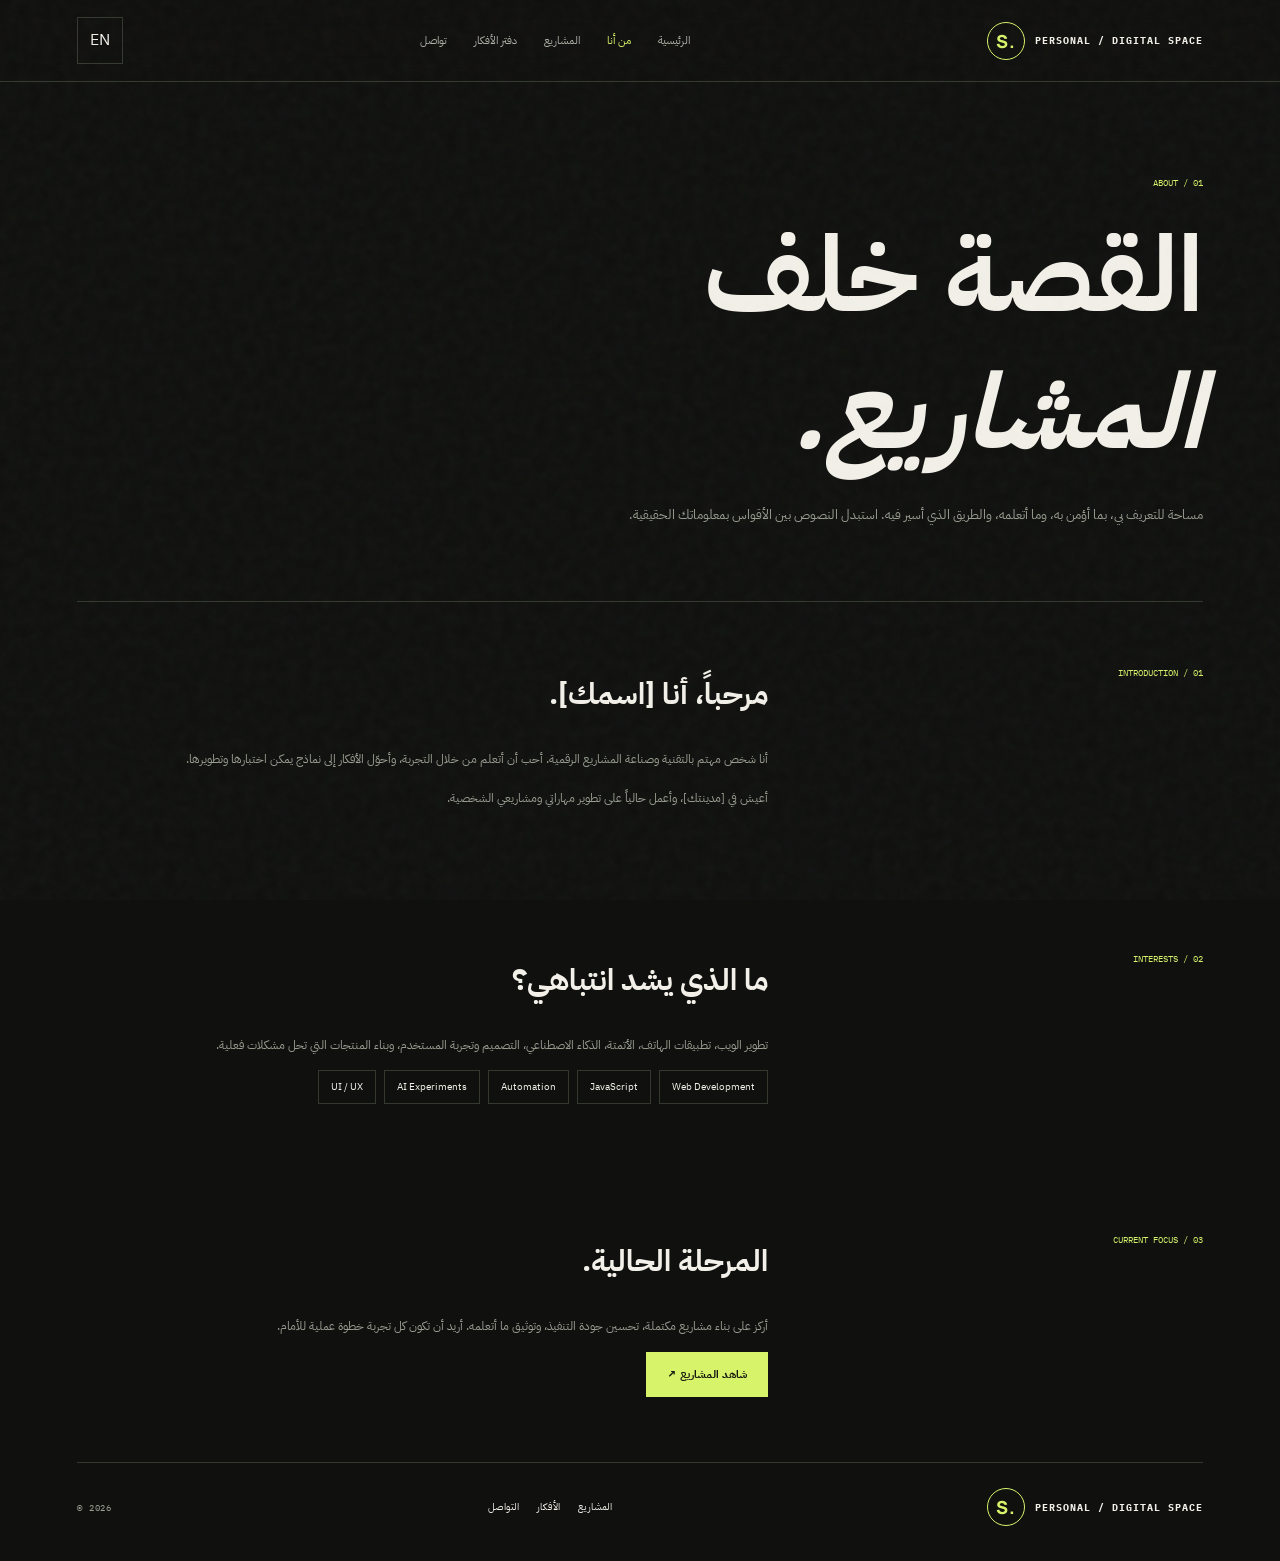
<file: pages/about.html>
<!doctype html><html lang="ar" dir="rtl"><head><meta charset="utf-8"><meta name="viewport" content="width=device-width,initial-scale=1"><title>من أنا — Personal</title><link href="https://fonts.googleapis.com/css2?family=IBM+Plex+Mono&family=IBM+Plex+Sans+Arabic:wght@400;500;600;700;800&family=Manrope:wght@700;800&display=swap" rel="stylesheet"><link rel="stylesheet" href="../assets/css/main.css"><script type="module" src="../assets/js/main.js"></script></head><body><div class="noise"></div><header class="site-header"><a class="brand" href="../index.html"><b>S.</b><span>PERSONAL / DIGITAL SPACE</span></a><nav><a href="../index.html">الرئيسية</a><a class="active" href="about.html">من أنا</a><a href="projects.html">المشاريع</a><a href="journal.html">دفتر الأفكار</a><a href="contact.html">تواصل</a></nav><div class="actions"><button data-language-toggle>EN</button><button class="menu-toggle">☰</button></div></header><main class="shell"><section class="page-hero"><p class="eyebrow">ABOUT / 01</p><h1>القصة خلف<br><em>المشاريع.</em></h1><p>مساحة للتعريف بي، بما أؤمن به، وما أتعلمه، والطريق الذي أسير فيه. استبدل النصوص بين الأقواس بمعلوماتك الحقيقية.</p></section><section class="content-section content-grid"><span class="content-label">01 / INTRODUCTION</span><div class="content-copy"><h2>مرحباً، أنا [اسمك].</h2><p>أنا شخص مهتم بالتقنية وصناعة المشاريع الرقمية. أحب أن أتعلم من خلال التجربة، وأحوّل الأفكار إلى نماذج يمكن اختبارها وتطويرها.</p><p>أعيش في [مدينتك]، وأعمل حالياً على تطوير مهاراتي ومشاريعي الشخصية.</p></div></section><section class="content-section content-grid"><span class="content-label">02 / INTERESTS</span><div class="content-copy"><h2>ما الذي يشد انتباهي؟</h2><p>تطوير الويب، تطبيقات الهاتف، الأتمتة، الذكاء الاصطناعي، التصميم وتجربة المستخدم، وبناء المنتجات التي تحل مشكلات فعلية.</p><div class="chips"><span class="chip">Web Development</span><span class="chip">JavaScript</span><span class="chip">Automation</span><span class="chip">AI Experiments</span><span class="chip">UI / UX</span></div></div></section><section class="content-section content-grid"><span class="content-label">03 / CURRENT FOCUS</span><div class="content-copy"><h2>المرحلة الحالية.</h2><p>أركز على بناء مشاريع مكتملة، تحسين جودة التنفيذ، وتوثيق ما أتعلمه. أريد أن تكون كل تجربة خطوة عملية للأمام.</p><a class="primary" href="projects.html">شاهد المشاريع ↗</a></div></section></main><footer class="shell footer"><a class="brand" href="../index.html"><b>S.</b><span>PERSONAL / DIGITAL SPACE</span></a><div><a href="projects.html">المشاريع</a><a href="journal.html">الأفكار</a><a href="contact.html">التواصل</a></div><small class="mono">© <span data-year></span></small></footer><div class="mobile-menu"><button class="close-menu">×</button><a href="../index.html">الرئيسية</a><a href="about.html">من أنا</a><a href="projects.html">المشاريع</a><a href="journal.html">دفتر الأفكار</a><a href="contact.html">تواصل</a></div></body></html>
</file>
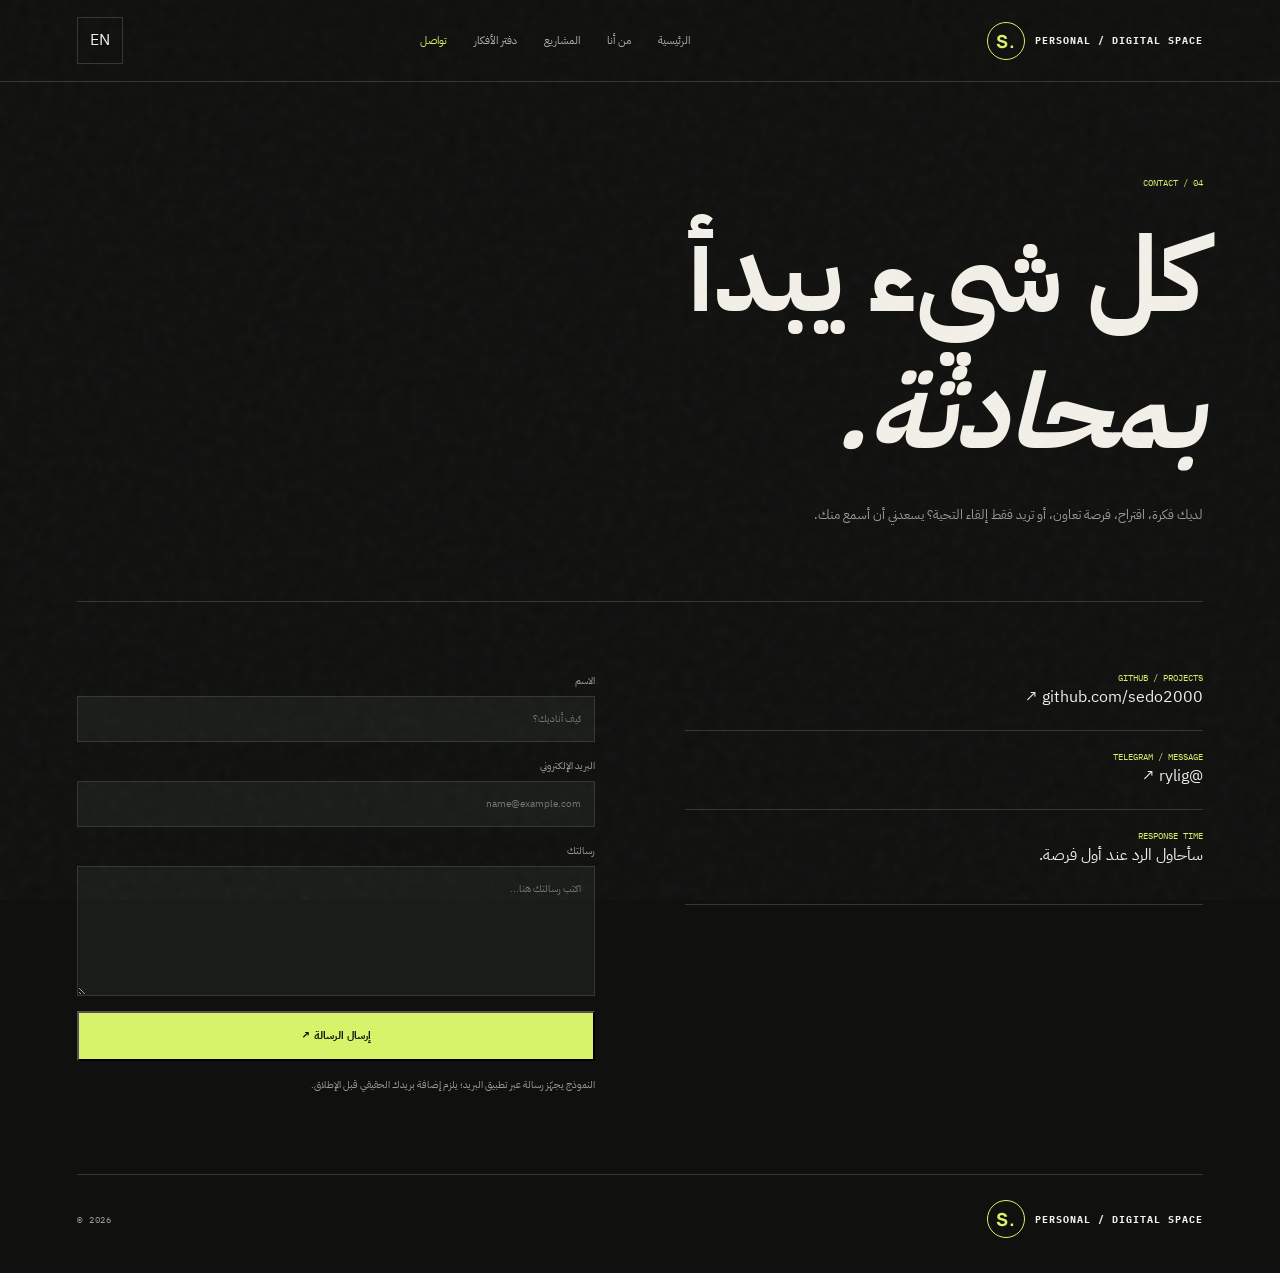
<file: pages/contact.html>
<!doctype html><html lang="ar" dir="rtl"><head><meta charset="utf-8"><meta name="viewport" content="width=device-width,initial-scale=1"><title>تواصل — Personal</title><link href="https://fonts.googleapis.com/css2?family=IBM+Plex+Mono&family=IBM+Plex+Sans+Arabic:wght@400;500;600;700;800&family=Manrope:wght@700;800&display=swap" rel="stylesheet"><link rel="stylesheet" href="../assets/css/main.css"><script type="module" src="../assets/js/main.js"></script></head><body><div class="noise"></div><header class="site-header"><a class="brand" href="../index.html"><b>S.</b><span>PERSONAL / DIGITAL SPACE</span></a><nav><a href="../index.html">الرئيسية</a><a href="about.html">من أنا</a><a href="projects.html">المشاريع</a><a href="journal.html">دفتر الأفكار</a><a class="active" href="contact.html">تواصل</a></nav><div class="actions"><button data-language-toggle>EN</button><button class="menu-toggle">☰</button></div></header><main class="shell"><section class="page-hero"><p class="eyebrow">CONTACT / 04</p><h1>كل شيء يبدأ<br><em>بمحادثة.</em></h1><p>لديك فكرة، اقتراح، فرصة تعاون، أو تريد فقط إلقاء التحية؟ يسعدني أن أسمع منك.</p></section><section class="contact-layout"><div><div class="contact-method"><small>GITHUB / PROJECTS</small><a href="https://github.com/sedo2000" target="_blank">github.com/sedo2000 ↗</a></div><div class="contact-method"><small>TELEGRAM / MESSAGE</small><a href="https://t.me/rylig" target="_blank">@rylig ↗</a></div><div class="contact-method"><small>RESPONSE TIME</small><p>سأحاول الرد عند أول فرصة.</p></div></div><form class="contact-form" data-contact-form><label>الاسم<input name="name" required placeholder="كيف أناديك؟"></label><label>البريد الإلكتروني<input name="email" type="email" required placeholder="name@example.com"></label><label>رسالتك<textarea name="message" required placeholder="اكتب رسالتك هنا..."></textarea></label><button class="primary" type="submit">إرسال الرسالة ↗</button><p class="status">النموذج يجهّز رسالة عبر تطبيق البريد؛ يلزم إضافة بريدك الحقيقي قبل الإطلاق.</p></form></section></main><footer class="shell footer"><a class="brand" href="../index.html"><b>S.</b><span>PERSONAL / DIGITAL SPACE</span></a><small class="mono">© <span data-year></span></small></footer><div class="mobile-menu"><button class="close-menu">×</button><a href="../index.html">الرئيسية</a><a href="about.html">من أنا</a><a href="projects.html">المشاريع</a><a href="journal.html">دفتر الأفكار</a><a href="contact.html">تواصل</a></div></body></html>
</file>
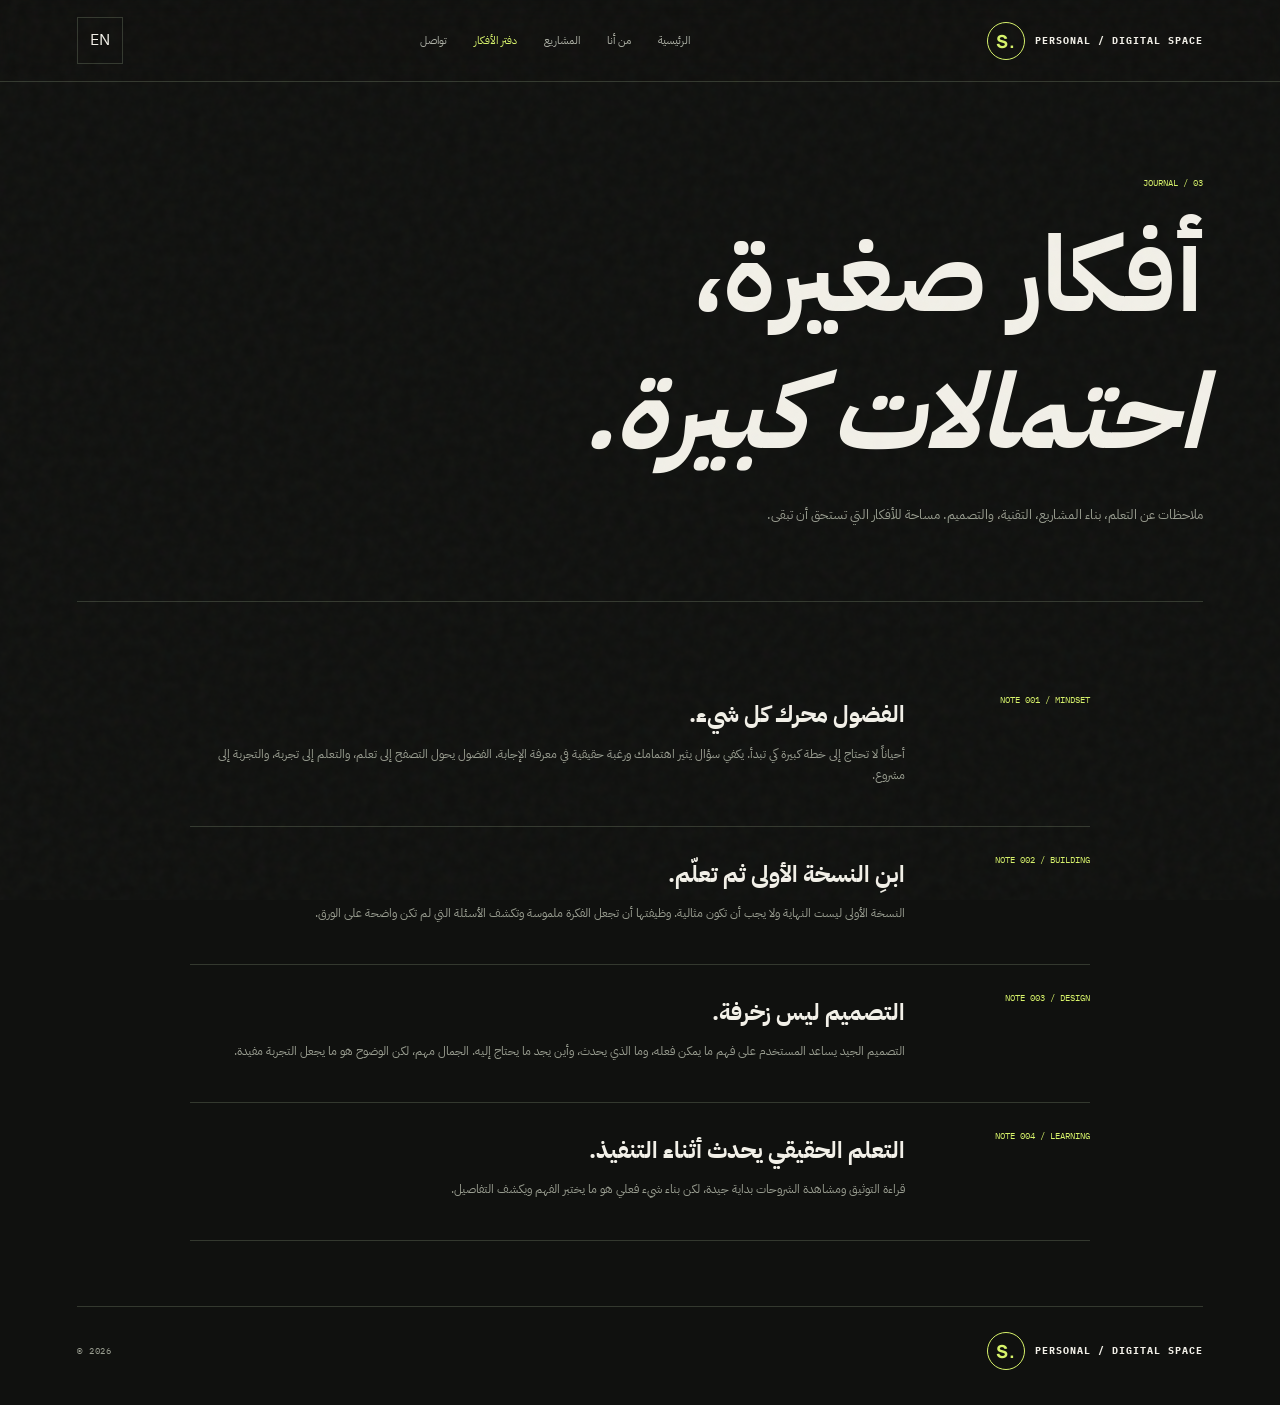
<file: pages/journal.html>
<!doctype html><html lang="ar" dir="rtl"><head><meta charset="utf-8"><meta name="viewport" content="width=device-width,initial-scale=1"><title>دفتر الأفكار — Personal</title><link href="https://fonts.googleapis.com/css2?family=IBM+Plex+Mono&family=IBM+Plex+Sans+Arabic:wght@400;500;600;700;800&family=Manrope:wght@700;800&display=swap" rel="stylesheet"><link rel="stylesheet" href="../assets/css/main.css"><script type="module" src="../assets/js/main.js"></script></head><body><div class="noise"></div><header class="site-header"><a class="brand" href="../index.html"><b>S.</b><span>PERSONAL / DIGITAL SPACE</span></a><nav><a href="../index.html">الرئيسية</a><a href="about.html">من أنا</a><a href="projects.html">المشاريع</a><a class="active" href="journal.html">دفتر الأفكار</a><a href="contact.html">تواصل</a></nav><div class="actions"><button data-language-toggle>EN</button><button class="menu-toggle">☰</button></div></header><main class="shell"><section class="page-hero"><p class="eyebrow">JOURNAL / 03</p><h1>أفكار صغيرة،<br><em>احتمالات كبيرة.</em></h1><p>ملاحظات عن التعلم، بناء المشاريع، التقنية، والتصميم. مساحة للأفكار التي تستحق أن تبقى.</p></section><section class="content-section journal-list"><article class="journal-entry" id="curiosity"><small>NOTE 001 / MINDSET</small><div><h2>الفضول محرك كل شيء.</h2><p>أحياناً لا تحتاج إلى خطة كبيرة كي تبدأ. يكفي سؤال يثير اهتمامك ورغبة حقيقية في معرفة الإجابة. الفضول يحول التصفح إلى تعلم، والتعلم إلى تجربة، والتجربة إلى مشروع.</p></div></article><article class="journal-entry" id="building"><small>NOTE 002 / BUILDING</small><div><h2>ابنِ النسخة الأولى ثم تعلّم.</h2><p>النسخة الأولى ليست النهاية ولا يجب أن تكون مثالية. وظيفتها أن تجعل الفكرة ملموسة وتكشف الأسئلة التي لم تكن واضحة على الورق.</p></div></article><article class="journal-entry" id="design"><small>NOTE 003 / DESIGN</small><div><h2>التصميم ليس زخرفة.</h2><p>التصميم الجيد يساعد المستخدم على فهم ما يمكن فعله، وما الذي يحدث، وأين يجد ما يحتاج إليه. الجمال مهم، لكن الوضوح هو ما يجعل التجربة مفيدة.</p></div></article><article class="journal-entry" id="learning"><small>NOTE 004 / LEARNING</small><div><h2>التعلم الحقيقي يحدث أثناء التنفيذ.</h2><p>قراءة التوثيق ومشاهدة الشروحات بداية جيدة، لكن بناء شيء فعلي هو ما يختبر الفهم ويكشف التفاصيل.</p></div></article></section></main><footer class="shell footer"><a class="brand" href="../index.html"><b>S.</b><span>PERSONAL / DIGITAL SPACE</span></a><small class="mono">© <span data-year></span></small></footer><div class="mobile-menu"><button class="close-menu">×</button><a href="../index.html">الرئيسية</a><a href="about.html">من أنا</a><a href="projects.html">المشاريع</a><a href="journal.html">دفتر الأفكار</a><a href="contact.html">تواصل</a></div></body></html>
</file>
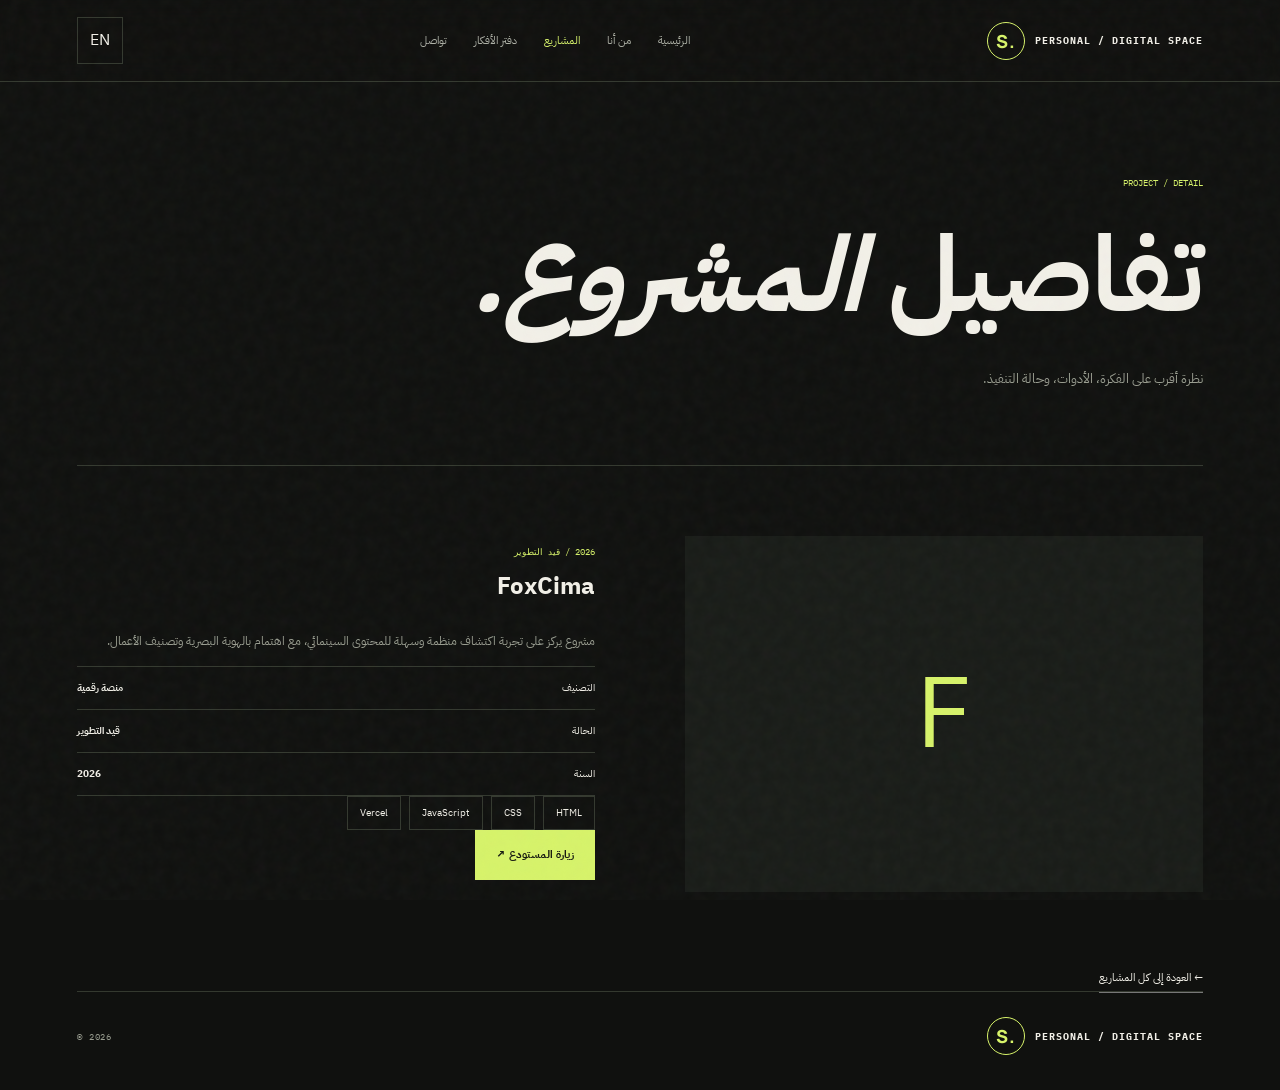
<file: pages/project.html>
<!doctype html><html lang="ar" dir="rtl"><head><meta charset="utf-8"><meta name="viewport" content="width=device-width,initial-scale=1"><title>تفاصيل المشروع — Personal</title><link href="https://fonts.googleapis.com/css2?family=IBM+Plex+Mono&family=IBM+Plex+Sans+Arabic:wght@400;500;600;700;800&family=Manrope:wght@700;800&display=swap" rel="stylesheet"><link rel="stylesheet" href="../assets/css/main.css"><script type="module" src="../assets/js/main.js"></script><script type="module" src="../assets/js/pages/project.js"></script></head><body><div class="noise"></div><header class="site-header"><a class="brand" href="../index.html"><b>S.</b><span>PERSONAL / DIGITAL SPACE</span></a><nav><a href="../index.html">الرئيسية</a><a href="about.html">من أنا</a><a class="active" href="projects.html">المشاريع</a><a href="journal.html">دفتر الأفكار</a><a href="contact.html">تواصل</a></nav><div class="actions"><button data-language-toggle>EN</button><button class="menu-toggle">☰</button></div></header><main class="shell"><section class="page-hero"><p class="eyebrow">PROJECT / DETAIL</p><h1>تفاصيل <em>المشروع.</em></h1><p>نظرة أقرب على الفكرة، الأدوات، وحالة التنفيذ.</p></section><section class="project-detail" data-project-detail></section><a class="plain" href="projects.html">← العودة إلى كل المشاريع</a></main><footer class="shell footer"><a class="brand" href="../index.html"><b>S.</b><span>PERSONAL / DIGITAL SPACE</span></a><small class="mono">© <span data-year></span></small></footer><div class="mobile-menu"><button class="close-menu">×</button><a href="../index.html">الرئيسية</a><a href="about.html">من أنا</a><a href="projects.html">المشاريع</a><a href="journal.html">دفتر الأفكار</a><a href="contact.html">تواصل</a></div></body></html>
</file>
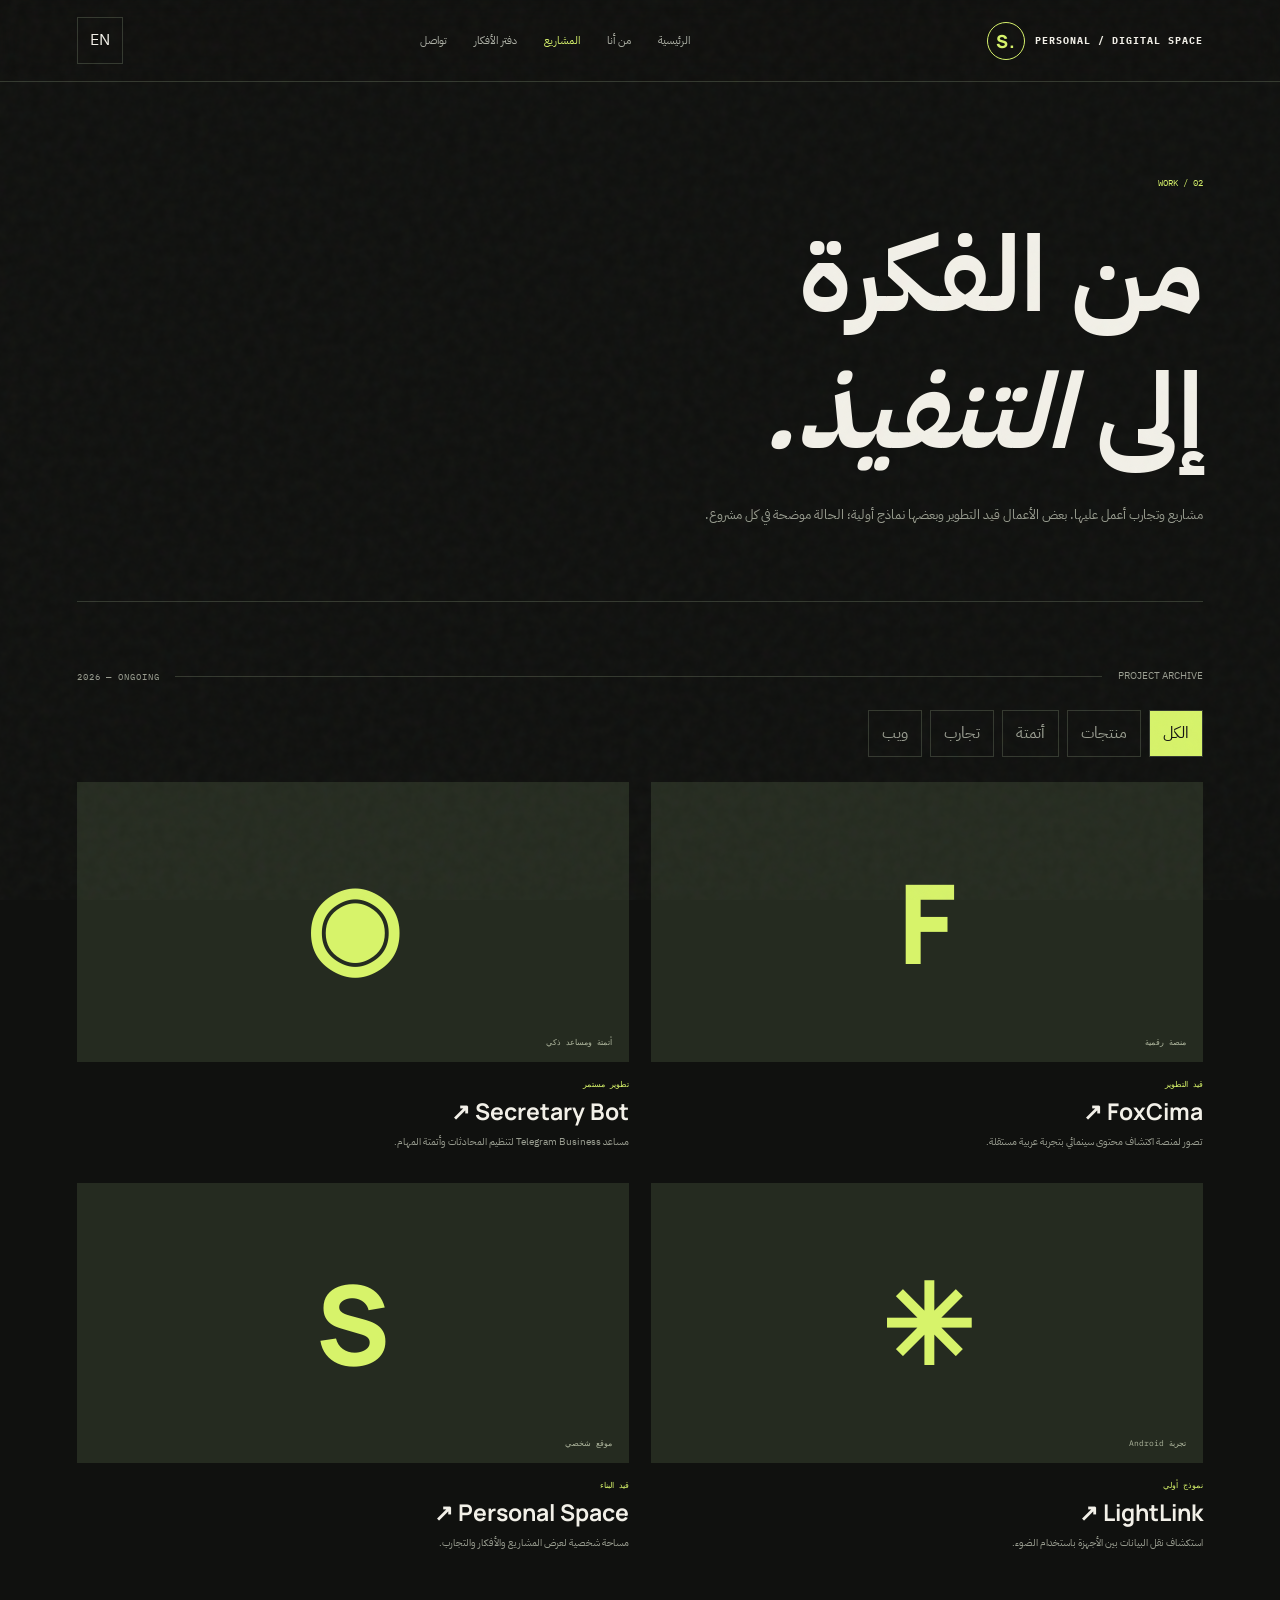
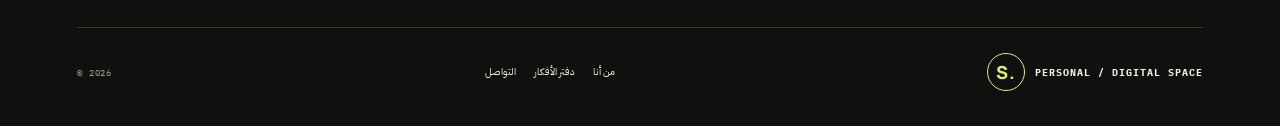
<file: pages/projects.html>
<!doctype html><html lang="ar" dir="rtl"><head><meta charset="utf-8"><meta name="viewport" content="width=device-width,initial-scale=1"><title>المشاريع — Personal</title><link href="https://fonts.googleapis.com/css2?family=IBM+Plex+Mono&family=IBM+Plex+Sans+Arabic:wght@400;500;600;700;800&family=Manrope:wght@700;800&display=swap" rel="stylesheet"><link rel="stylesheet" href="../assets/css/main.css"><script type="module" src="../assets/js/main.js"></script><script type="module" src="../assets/js/pages/projects.js"></script></head><body><div class="noise"></div><header class="site-header"><a class="brand" href="../index.html"><b>S.</b><span>PERSONAL / DIGITAL SPACE</span></a><nav><a href="../index.html">الرئيسية</a><a href="about.html">من أنا</a><a class="active" href="projects.html">المشاريع</a><a href="journal.html">دفتر الأفكار</a><a href="contact.html">تواصل</a></nav><div class="actions"><button data-language-toggle>EN</button><button class="menu-toggle">☰</button></div></header><main class="shell"><section class="page-hero"><p class="eyebrow">WORK / 02</p><h1>من الفكرة<br>إلى <em>التنفيذ.</em></h1><p>مشاريع وتجارب أعمل عليها. بعض الأعمال قيد التطوير وبعضها نماذج أولية؛ الحالة موضحة في كل مشروع.</p></section><section class="content-section"><div class="kicker">PROJECT ARCHIVE <i></i><span class="mono">2026 — ONGOING</span></div><div class="filter-bar"><button class="active" data-filter="all">الكل</button><button data-filter="منصة">منتجات</button><button data-filter="أتمتة">أتمتة</button><button data-filter="تجربة">تجارب</button><button data-filter="موقع">ويب</button></div><div class="project-list" data-project-grid></div></section></main><footer class="shell footer"><a class="brand" href="../index.html"><b>S.</b><span>PERSONAL / DIGITAL SPACE</span></a><div><a href="about.html">من أنا</a><a href="journal.html">دفتر الأفكار</a><a href="contact.html">التواصل</a></div><small class="mono">© <span data-year></span></small></footer><div class="mobile-menu"><button class="close-menu">×</button><a href="../index.html">الرئيسية</a><a href="about.html">من أنا</a><a href="projects.html">المشاريع</a><a href="journal.html">دفتر الأفكار</a><a href="contact.html">تواصل</a></div></body></html>
</file>
<file: assets/css/main.css>
:root{--bg:#10110f;--panel:#191c18;--ink:#f2f0e8;--muted:#9a9e91;--line:#34392f;--acid:#d7f36a;--orange:#ff784f;--sans:'IBM Plex Sans Arabic',sans-serif;--display:Manrope,sans-serif;--mono:'IBM Plex Mono',monospace}*{box-sizing:border-box}html{scroll-behavior:smooth}body{margin:0;background:var(--bg);color:var(--ink);font-family:var(--sans);line-height:1.8}a{color:inherit;text-decoration:none}button,input,textarea{font:inherit}.noise{position:fixed;inset:0;pointer-events:none;z-index:20;opacity:.035;background-image:url("data:image/svg+xml,%3Csvg xmlns='http://www.w3.org/2000/svg' viewBox='0 0 100 100'%3E%3Cfilter id='n'%3E%3CfeTurbulence type='fractalNoise' baseFrequency='.8' numOctaves='3'/%3E%3C/filter%3E%3Crect width='100%25' height='100%25' filter='url(%23n)'/%3E%3C/svg%3E")}.shell{width:min(1200px,88%);margin:auto}.site-header{height:82px;padding:0 6%;display:flex;align-items:center;justify-content:space-between;border-bottom:1px solid var(--line);position:sticky;top:0;z-index:15;background:#10110feF;backdrop-filter:blur(15px)}.brand{display:flex;align-items:center;gap:10px;font:700 10px var(--mono);letter-spacing:.1em;direction:ltr}.brand b{width:38px;height:38px;border:1px solid var(--acid);border-radius:50%;display:grid;place-items:center;color:var(--acid);font:800 18px var(--display)}nav{display:flex;gap:27px}nav a{font-size:11px;color:#aeb1a6}nav a:hover,nav a.active{color:var(--acid)}.actions{display:flex;align-items:center;gap:10px}.actions button{background:none;border:1px solid var(--line);color:var(--ink);padding:8px 12px;cursor:pointer}.actions .cta{background:var(--acid);color:#14170f;padding:9px 16px;font-size:11px}.menu-toggle{display:none}.hero{padding-top:25px;min-height:690px}.hero-meta,.hero-foot{display:flex;justify-content:space-between;color:var(--muted);font-size:10px}.mono{font:9px var(--mono);letter-spacing:.1em;direction:ltr}.hero-grid{display:grid;grid-template-columns:1.05fr .95fr;align-items:center;gap:6%;padding:65px 0}.eyebrow{font-size:13px;color:var(--muted)}.eyebrow b{color:var(--ink)}h1,h2,h3,p{margin-top:0}.hero h1{font-size:clamp(70px,10vw,135px);line-height:1.1;letter-spacing:-.07em;margin:20px 0}.hero h1 em,.split h2 em,.section-title h2 em,.manifesto h2 em,.contact-banner h2 em{font-style:normal;color:var(--acid)}.lead{font-size:15px;color:#b7baaf;max-width:500px;line-height:2.1}.buttons{display:flex;align-items:center;gap:25px;margin:32px 0 70px}.primary{display:inline-block;background:var(--acid);color:#15180f;padding:13px 21px;font-size:11px;font-weight:700}.plain{font-size:11px;border-bottom:1px solid #777;padding-bottom:6px}.art{height:450px;display:grid;place-items:center;position:relative}.orbit{position:absolute;width:76%;aspect-ratio:1;border:1px solid #65734b;border-radius:50%;transform:scaleY(.55) rotate(-25deg);animation:spin 28s linear infinite}.orbit.second{width:94%;border-style:dashed;transform:scaleY(.4) rotate(35deg);animation-direction:reverse}@keyframes spin{to{rotate:360deg}}.core{width:170px;height:170px;background:linear-gradient(140deg,#e4ff83,#91aa42);color:#171a11;display:grid;place-content:center;text-align:center;font-size:70px;line-height:1;transform:rotate(-12deg);clip-path:polygon(12% 0,100% 0,88% 100%,0 100%);box-shadow:0 0 90px #d7f36a20}.core small{font:9px var(--mono);letter-spacing:.13em}.art-caption{position:absolute;top:20px;right:0;color:var(--muted)}.art-note{position:absolute;bottom:55px;left:0;background:var(--panel);border:1px solid var(--line);padding:10px 15px;font-size:10px;transform:rotate(-4deg)}.hero-foot{border-top:1px solid var(--line);padding:16px 0}.section{padding:110px 0}.kicker{display:flex;align-items:center;gap:16px;color:var(--muted);font-size:10px}.kicker i{height:1px;background:var(--line);flex:1}.split{display:grid;grid-template-columns:1fr 1fr;gap:10%;padding:65px 0 50px}.split h2{font-size:clamp(45px,6vw,78px);line-height:1.3}.split h3{font-size:21px;line-height:1.9}.split p{font-size:12px;color:var(--muted);line-height:2.2}.round-link{display:inline-block;border:1px solid #697650;border-radius:50%;padding:22px 17px;margin-top:14px;font-size:10px}.stats{display:grid;grid-template-columns:repeat(4,1fr);border-top:1px solid var(--line);padding-top:22px}.stats div{display:grid;border-left:1px solid var(--line);padding:0 18px}.stats b{font:700 29px var(--display);color:var(--acid)}.stats span{font-size:10px;color:var(--muted)}.dark{background:#171a16}.section-title{display:flex;justify-content:space-between;align-items:end;padding:45px 0 30px}.section-title h2{font-size:clamp(45px,6vw,75px);line-height:1.35;margin:0}.section-title>a{font-size:11px;border-bottom:1px solid var(--line);padding-bottom:7px}.cards{display:grid;grid-template-columns:1.2fr 1fr 1fr;gap:18px}.work-card{min-width:0}.cover{height:260px;position:relative;display:grid;place-items:center;overflow:hidden;background:#252b20}.cover span,.cover small{position:absolute;right:17px;left:17px;font:8px var(--mono);color:#aeb69d}.cover span{top:15px}.cover small{bottom:15px}.cover b{font:800 110px var(--display);color:var(--acid)}.cover b span{position:static;color:var(--orange);font-size:30px}.cinema{background:radial-gradient(circle,#435331,#1b2119)}.bot{background:radial-gradient(circle,#48372e,#1e201c)}.bot b{color:var(--orange)}.light{background:radial-gradient(circle,#344a43,#171e1b)}.light b{text-shadow:0 0 45px var(--acid)}.work-card label{display:block;color:var(--acid);font:8px var(--mono);margin-top:17px}.work-card h3{font:700 23px var(--display);margin:6px 0}.work-card p{font-size:10px;color:var(--muted)}.manifesto{padding:65px 0}.manifesto>span{color:var(--muted)}.manifesto h2{font-size:clamp(38px,6vw,72px);line-height:1.5;margin:35px 0}.manifesto>p{font-size:12px;color:var(--muted);max-width:480px}.principles{display:grid;grid-template-columns:repeat(4,1fr);border-top:1px solid var(--line)}.principles article{padding:20px;border-left:1px solid var(--line)}.principles b,.notes small{font:9px var(--mono);color:var(--acid)}.principles h3{font-size:17px;margin:12px 0 3px}.principles p,.notes p{font-size:10px;color:var(--muted)}.notes{display:grid;grid-template-columns:repeat(3,1fr);gap:12px}.notes a{border:1px solid var(--line);padding:22px;min-height:225px;transition:.25s}.notes a:hover{transform:translateY(-5px);border-color:var(--acid)}.notes h3{font-size:23px;line-height:1.6;margin:25px 0 8px}.contact-banner{padding:90px 0}.contact-banner h2{font-size:clamp(55px,8vw,95px);line-height:1.3}.footer{border-top:1px solid var(--line);padding:25px 0 35px;display:flex;align-items:center;justify-content:space-between;gap:20px;flex-wrap:wrap}.footer p,.footer small{font-size:9px;color:var(--muted)}.footer>div{display:flex;gap:18px;font-size:10px}.mobile-menu{display:none}.reveal{opacity:0;transform:translateY(20px);transition:.7s}.reveal.visible{opacity:1;transform:none}.page-hero{padding:95px 0 60px;border-bottom:1px solid var(--line)}.page-hero .eyebrow,.content-label{font:9px var(--mono);color:var(--acid)}.page-hero h1{font-size:clamp(55px,9vw,105px);line-height:1.3;margin:20px 0}.page-hero p{max-width:650px;color:var(--muted);font-size:13px;line-height:2.1}.content-section{padding:65px 0}.content-grid{display:grid;grid-template-columns:1fr 2fr;gap:8%}.content-copy{max-width:760px}.content-copy h2{font-size:30px}.content-copy p{font-size:12px;color:var(--muted);line-height:2.2}.chips{display:flex;flex-wrap:wrap;gap:8px}.chip{border:1px solid var(--line);padding:7px 12px;font-size:10px}.filter-bar{display:flex;gap:8px;margin:25px 0}.filter-bar button{background:none;color:var(--muted);border:1px solid var(--line);padding:8px 13px;cursor:pointer}.filter-bar button.active{background:var(--acid);color:#111}.project-list{display:grid;grid-template-columns:repeat(2,1fr);gap:22px}.project-list .cover{height:280px}.journal-list{max-width:900px;margin:auto}.journal-entry{display:grid;grid-template-columns:160px 1fr;gap:25px;padding:27px 0;border-bottom:1px solid var(--line)}.journal-entry small{color:var(--acid);font:9px var(--mono)}.journal-entry h2{font-size:23px;margin:0 0 8px}.journal-entry p{font-size:12px;color:var(--muted)}.project-detail,.contact-layout{display:grid;grid-template-columns:1fr 1fr;gap:8%;padding:70px 0}.detail-art{min-height:350px;display:grid;place-items:center;background:var(--panel);font-size:100px;color:var(--acid)}.detail-copy p{font-size:12px;color:var(--muted);line-height:2.2}.detail-meta{border-top:1px solid var(--line)}.detail-meta div{display:flex;justify-content:space-between;padding:12px 0;border-bottom:1px solid var(--line);font-size:10px}.contact-method{padding:0 0 18px;border-bottom:1px solid var(--line);margin-bottom:20px}.contact-method small{display:block;color:var(--acid);font:9px var(--mono)}.contact-form{display:grid;gap:15px}.contact-form label{font-size:10px;color:var(--muted)}.contact-form input,.contact-form textarea{display:block;width:100%;background:var(--panel);border:1px solid var(--line);padding:13px;color:var(--ink);margin-top:6px}.contact-form textarea{min-height:130px}.status{font-size:10px;color:var(--muted)}@media(max-width:850px){nav{gap:12px}nav a{font-size:9px}.hero-grid{gap:2%}.cards{grid-template-columns:1fr 1fr}.work-card:first-child{grid-column:span 2}.manifesto h2{font-size:48px}}@media(max-width:620px){.shell{width:90%}.site-header{height:68px;padding:0 5%}.site-header nav,.actions .cta{display:none}.menu-toggle{display:block}.hero-grid{grid-template-columns:1fr;padding:35px 0}.art{height:300px;grid-row:1}.core{width:125px;height:125px;font-size:48px}.hero h1{font-size:70px}.lead{font-size:12px}.buttons{margin-bottom:40px}.hero{min-height:0}.section{padding:75px 0}.split,.content-grid,.project-detail,.contact-layout{grid-template-columns:1fr;gap:25px}.split{padding:40px 0}.split h2{font-size:52px}.stats{grid-template-columns:1fr 1fr;gap:18px}.stats div{border:0;padding:0}.section-title{align-items:start;gap:15px}.section-title h2{font-size:45px}.cards,.notes,.project-list{grid-template-columns:1fr}.work-card:first-child{grid-column:auto}.cover{height:230px}.principles{grid-template-columns:1fr 1fr}.principles article{padding:15px 8px}.footer{align-items:flex-start;flex-direction:column}.footer>div{flex-wrap:wrap}.page-hero{padding:65px 0 40px}.page-hero h1{font-size:55px}.journal-entry{grid-template-columns:1fr;gap:10px}.mobile-menu{position:fixed;inset:0;z-index:30;background:var(--acid);color:#111;display:flex;flex-direction:column;justify-content:center;padding:12%;transform:translateY(-110%);transition:.4s}.mobile-menu.open{transform:none}.mobile-menu a{font-size:31px;padding:12px 0;border-bottom:1px solid #1113}.close-menu{position:absolute;top:20px;left:7%;font-size:35px;background:none;border:0;color:#111}.project-list .cover{height:230px}}@media(prefers-reduced-motion:reduce){*{animation:none!important;scroll-behavior:auto!important;transition:none!important}}
</file>
